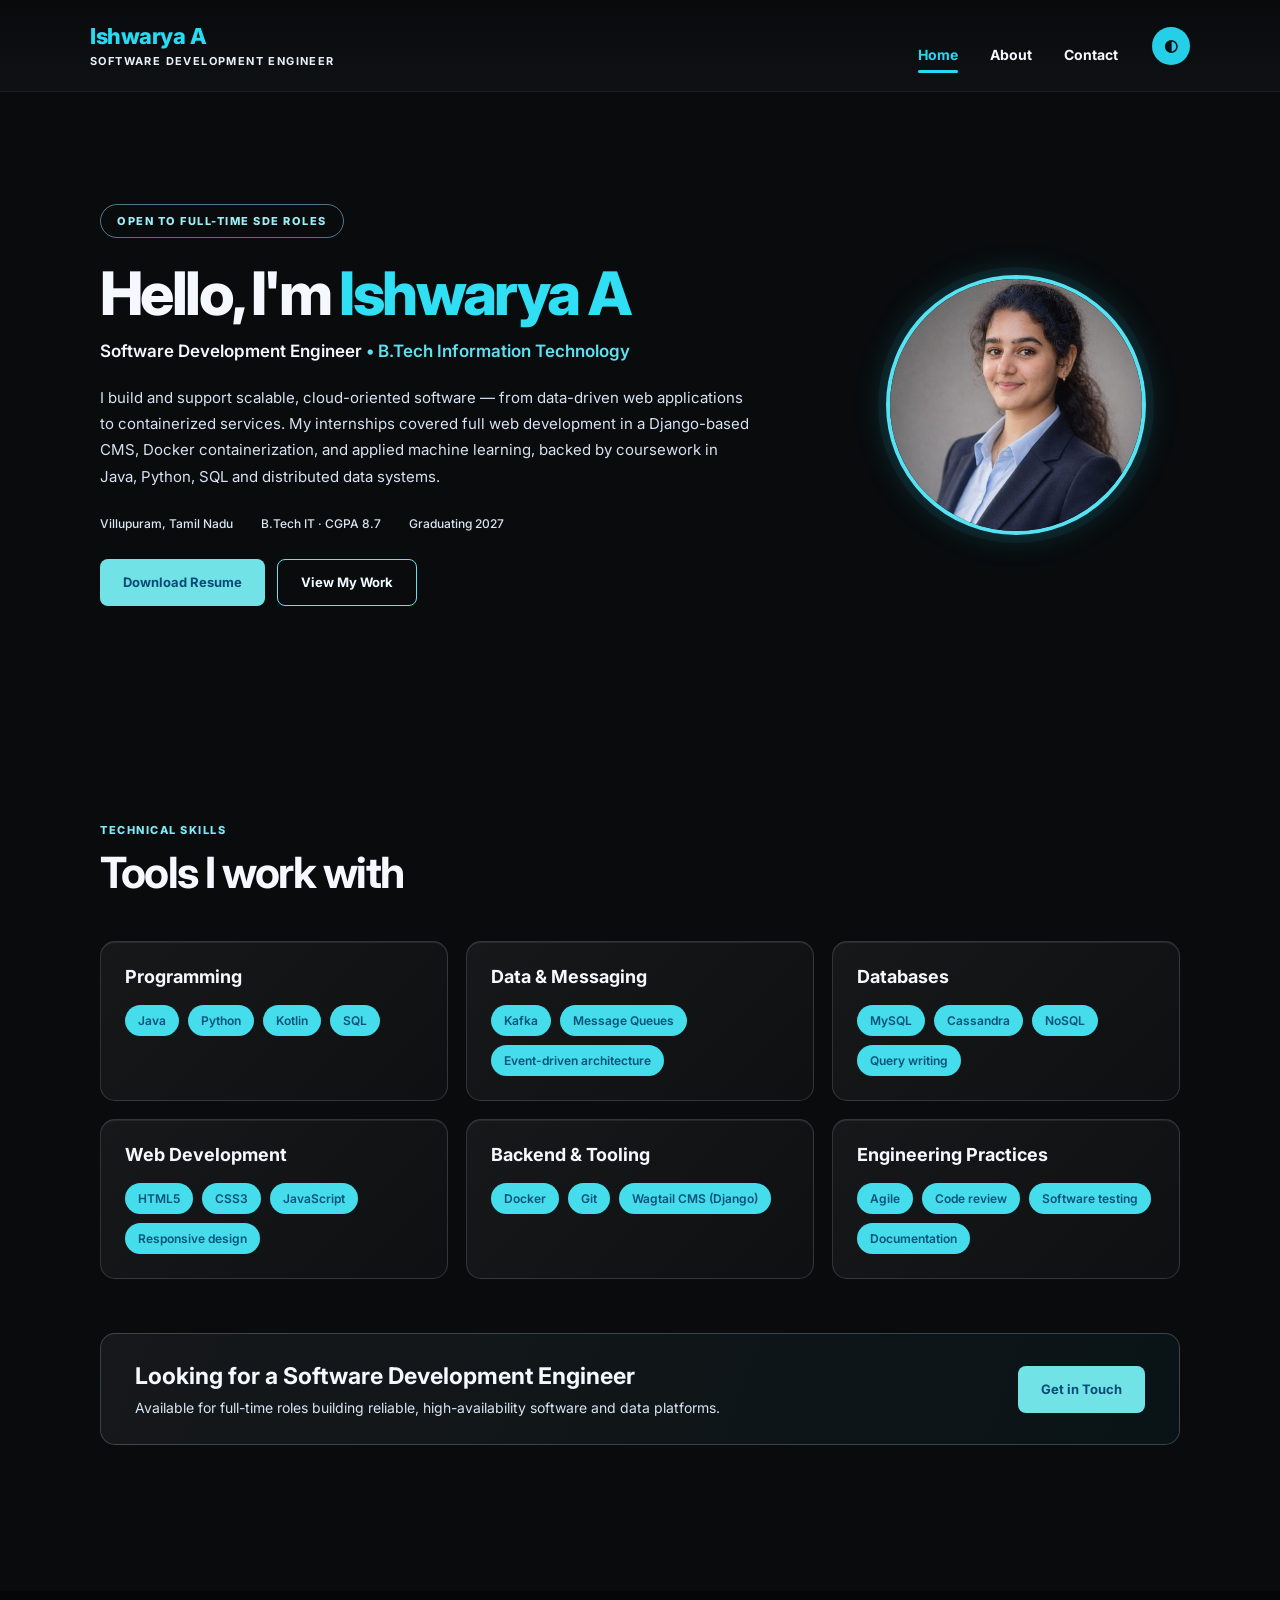
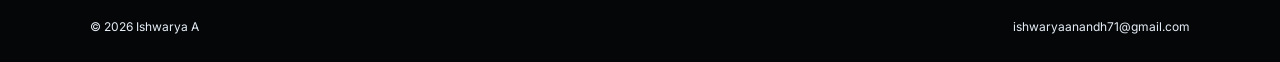
<file: index.html>
<!doctype html>
<html lang="en">
<head>
  <meta charset="utf-8">
  <meta name="viewport" content="width=device-width, initial-scale=1">

  <title>Ishwarya A | Software Development Engineer</title>

  <link rel="stylesheet" href="style.css">
</head>

<body>

<header class="header">
  <div class="nav">

    <a class="brand" href="index.html">
      <span class="brand-name">Ishwarya A</span>
      <span class="brand-role">SOFTWARE DEVELOPMENT ENGINEER</span>
    </a>

    <div class="nav-right">
      <nav class="nav-links">
        <a class="active" href="index.html">Home</a>
        <a href="about.html">About</a>
        <a href="contact.html">Contact</a>
      </nav>

      <button class="theme-btn" aria-label="Theme">◐</button>
    </div>

  </div>
</header>


<main class="page">

  <!-- HERO SECTION -->
  <section class="hero container reveal">

    <div>

      <span class="eyebrow">
        Open to full-time SDE roles
      </span>

      <h1>
        Hello, I'm <span>Ishwarya A</span>
      </h1>

      <h3>
        Software Development Engineer
        <span>• B.Tech Information Technology</span>
      </h3>

      <p>
        I build and support scalable, cloud-oriented software — from
        data-driven web applications to containerized services. My
        internships covered full web development in a Django-based CMS,
        Docker containerization, and applied machine learning, backed by
        coursework in Java, Python, SQL and distributed data systems.
      </p>

      <div class="meta">
        <span>Villupuram, Tamil Nadu</span>
        <span>B.Tech IT · CGPA 8.7</span>
        <span>Graduating 2027</span>
      </div>

      <div class="btns">
        <a
          class="btn"
          href="Ishwarya_A_Resume_SDE.pdf"
          download
        >
          Download Resume
        </a>

        <a
          class="btn btn-outline"
          href="about.html"
        >
          View My Work
        </a>
      </div>

    </div>


    <!-- PROFILE PHOTO -->
    <div class="hero-photo">
      <img
        src="ishwarya.jpeg"
        alt="Ishwarya A"
      >
    </div>

  </section>


  <!-- SKILLS SECTION -->
  <section class="section container">

    <div class="section-head">
      <span class="section-kicker">Technical skills</span>
      <h2>Tools I work with</h2>
    </div>


    <div class="skills-grid">

      <div class="card">
        <h3>Programming</h3>

        <div class="chips">
          <span class="chip">Java</span>
          <span class="chip">Python</span>
          <span class="chip">Kotlin</span>
          <span class="chip">SQL</span>
        </div>
      </div>


      <div class="card">
        <h3>Data &amp; Messaging</h3>

        <div class="chips">
          <span class="chip">Kafka</span>
          <span class="chip">Message Queues</span>
          <span class="chip">Event-driven architecture</span>
        </div>
      </div>


      <div class="card">
        <h3>Databases</h3>

        <div class="chips">
          <span class="chip">MySQL</span>
          <span class="chip">Cassandra</span>
          <span class="chip">NoSQL</span>
          <span class="chip">Query writing</span>
        </div>
      </div>


      <div class="card">
        <h3>Web Development</h3>

        <div class="chips">
          <span class="chip">HTML5</span>
          <span class="chip">CSS3</span>
          <span class="chip">JavaScript</span>
          <span class="chip">Responsive design</span>
        </div>
      </div>


      <div class="card">
        <h3>Backend &amp; Tooling</h3>

        <div class="chips">
          <span class="chip">Docker</span>
          <span class="chip">Git</span>
          <span class="chip">Wagtail CMS (Django)</span>
        </div>
      </div>


      <div class="card">
        <h3>Engineering Practices</h3>

        <div class="chips">
          <span class="chip">Agile</span>
          <span class="chip">Code review</span>
          <span class="chip">Software testing</span>
          <span class="chip">Documentation</span>
        </div>
      </div>

    </div>


    <!-- CTA -->
    <div class="cta">

      <div>
        <h3>
          Looking for a Software Development Engineer
        </h3>

        <p>
          Available for full-time roles building reliable,
          high-availability software and data platforms.
        </p>
      </div>

      <a class="btn" href="contact.html">
        Get in Touch
      </a>

    </div>

  </section>

</main>


<footer class="footer">

  <div class="container footer-inner">

    <span>
      © 2026 Ishwarya A
    </span>

    <span>
      ishwaryaanandh71@gmail.com
    </span>

  </div>

</footer>

</body>
</html>
</file>
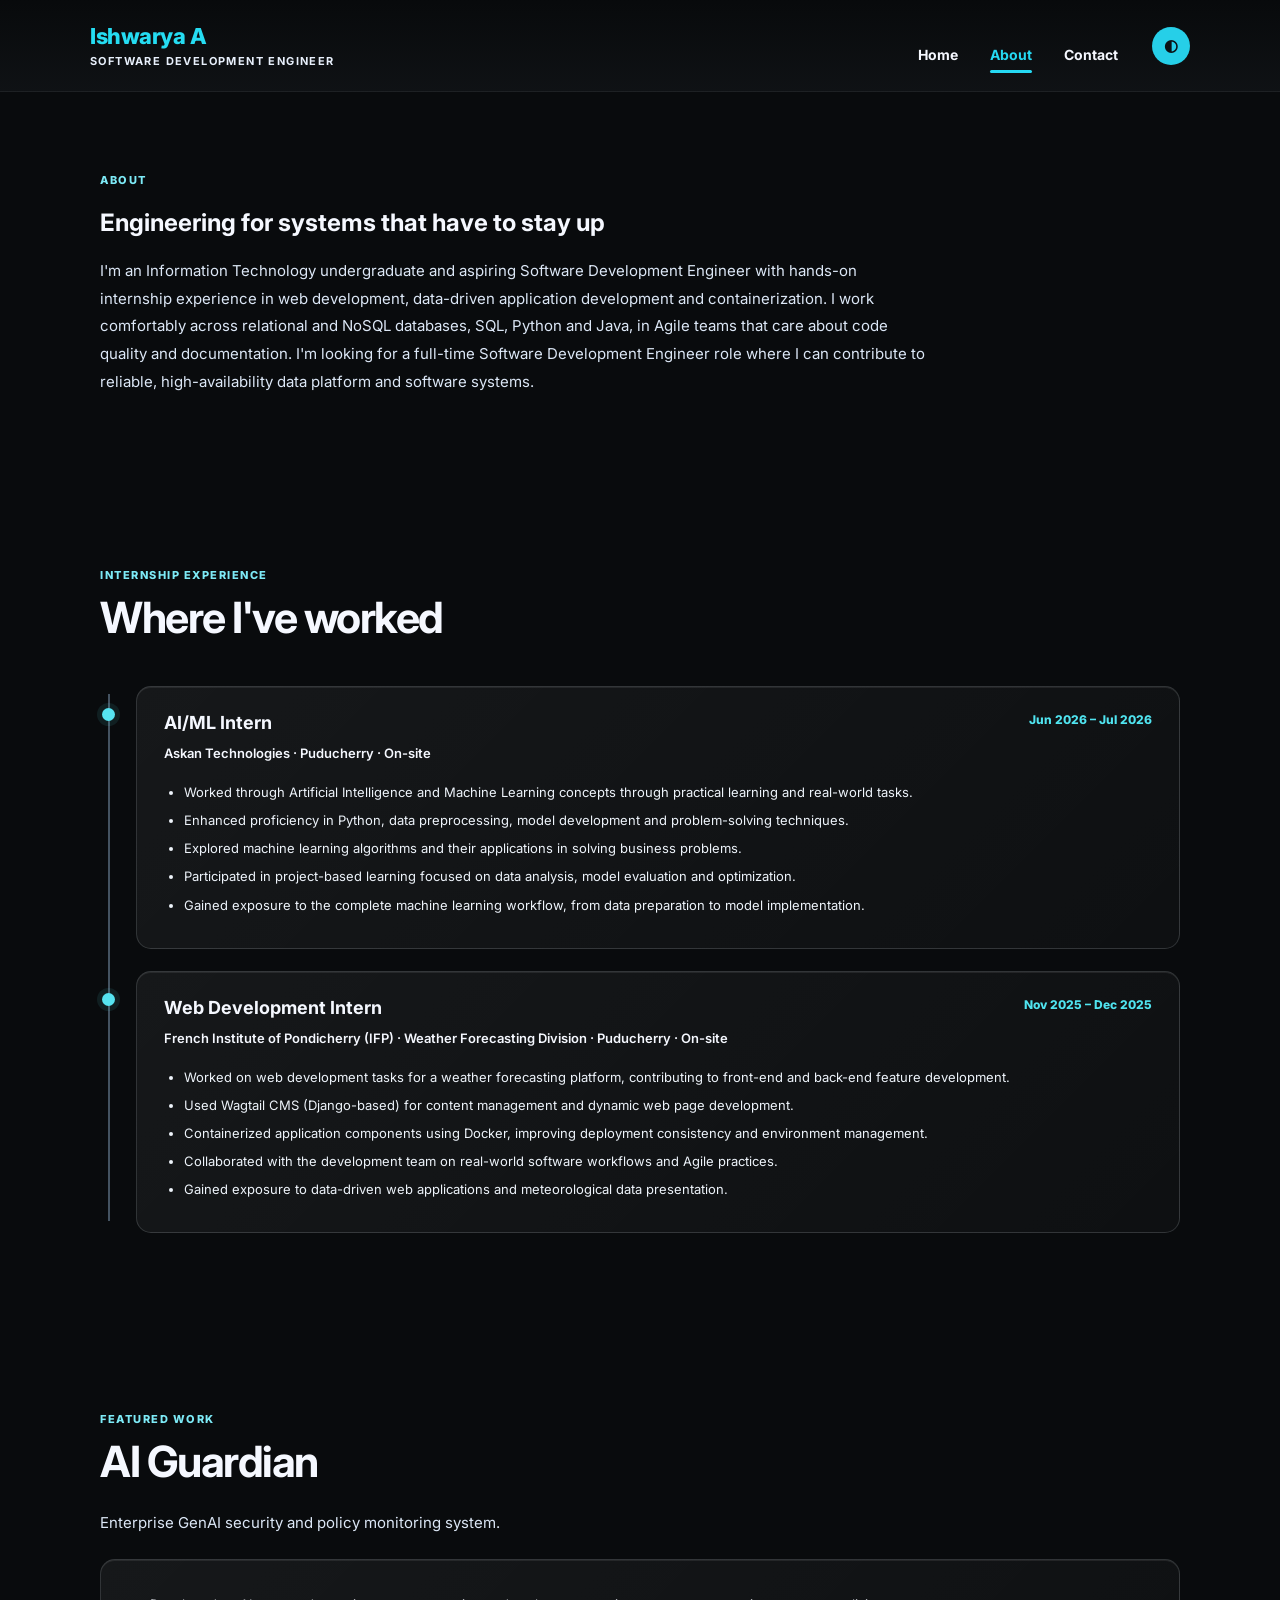
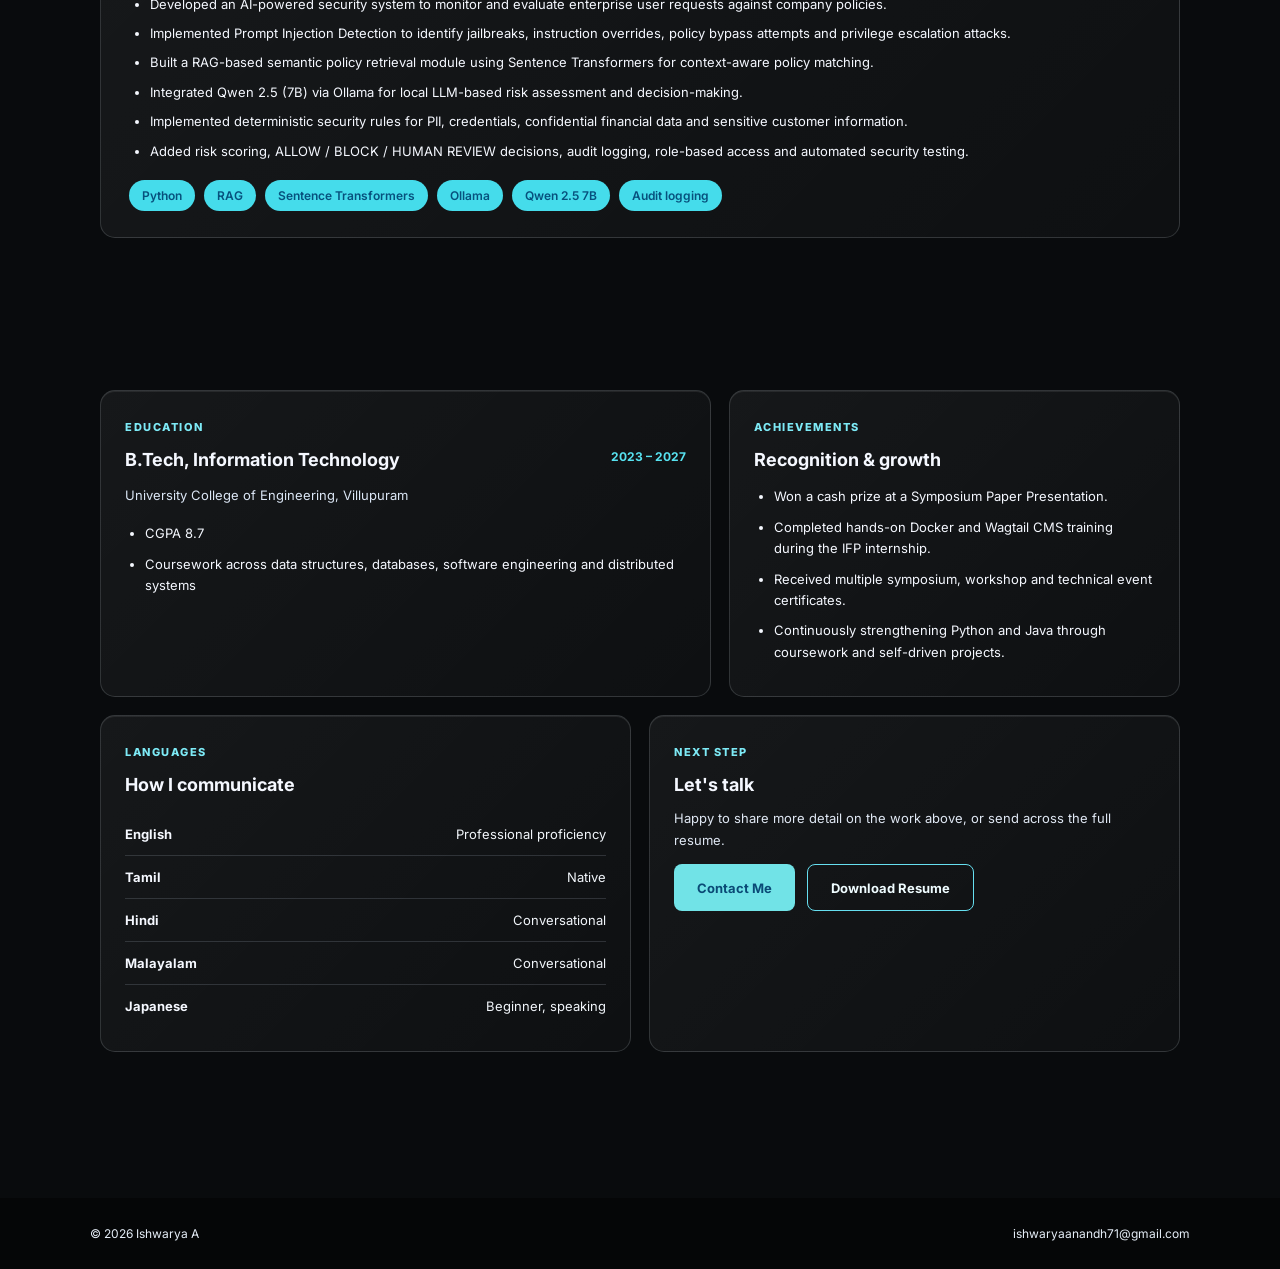
<file: about.html>
<!doctype html>
<html lang="en">
<head>
  <meta charset="utf-8">
  <meta name="viewport" content="width=device-width,initial-scale=1">
  <title>About | Ishwarya A</title>
  <link rel="stylesheet" href="style.css">
</head>

<body>

<header class="header">
  <div class="nav">

    <a class="brand" href="index.html">
      <span class="brand-name">Ishwarya A</span>
      <span class="brand-role">SOFTWARE DEVELOPMENT ENGINEER</span>
    </a>

    <div class="nav-right">
      <nav class="nav-links">
        <a href="index.html">Home</a>
        <a class="active" href="about.html">About</a>
        <a href="contact.html">Contact</a>
      </nav>

      <button class="theme-btn" aria-label="Theme">◐</button>
    </div>

  </div>
</header>

<main class="page">

<section class="section container reveal">
  <span class="section-kicker">About</span>

  <h1>Engineering for systems that have to stay up</h1>

  <p class="lead">
    I'm an Information Technology undergraduate and aspiring Software Development Engineer with hands-on internship experience in web development, data-driven application development and containerization. I work comfortably across relational and NoSQL databases, SQL, Python and Java, in Agile teams that care about code quality and documentation. I'm looking for a full-time Software Development Engineer role where I can contribute to reliable, high-availability data platform and software systems.
  </p>
</section>


<section class="section container">

  <div class="section-head">
    <span class="section-kicker">Internship experience</span>
    <h2>Where I've worked</h2>
  </div>

  <div class="timeline">

    <div class="timeline-item">
      <div class="card timeline-card">

        <div class="timeline-top">
          <div>
            <h3>AI/ML Intern</h3>
            <div class="org">
              Askan Technologies · Puducherry · On-site
            </div>
          </div>

          <span class="date">Jun 2026 – Jul 2026</span>
        </div>

        <ul>
          <li>Worked through Artificial Intelligence and Machine Learning concepts through practical learning and real-world tasks.</li>
          <li>Enhanced proficiency in Python, data preprocessing, model development and problem-solving techniques.</li>
          <li>Explored machine learning algorithms and their applications in solving business problems.</li>
          <li>Participated in project-based learning focused on data analysis, model evaluation and optimization.</li>
          <li>Gained exposure to the complete machine learning workflow, from data preparation to model implementation.</li>
        </ul>

      </div>
    </div>


    <div class="timeline-item">
      <div class="card timeline-card">

        <div class="timeline-top">
          <div>
            <h3>Web Development Intern</h3>

            <div class="org">
              French Institute of Pondicherry (IFP) · Weather Forecasting Division · Puducherry · On-site
            </div>
          </div>

          <span class="date">Nov 2025 – Dec 2025</span>
        </div>

        <ul>
          <li>Worked on web development tasks for a weather forecasting platform, contributing to front-end and back-end feature development.</li>
          <li>Used Wagtail CMS (Django-based) for content management and dynamic web page development.</li>
          <li>Containerized application components using Docker, improving deployment consistency and environment management.</li>
          <li>Collaborated with the development team on real-world software workflows and Agile practices.</li>
          <li>Gained exposure to data-driven web applications and meteorological data presentation.</li>
        </ul>

      </div>
    </div>

  </div>
</section>


<section class="section container">

  <span class="section-kicker">Featured work</span>

  <h2>AI Guardian</h2>

  <p class="lead" style="margin-bottom:22px">
    Enterprise GenAI security and policy monitoring system.
  </p>

  <div class="card feature">

    <ul>
      <li>Developed an AI-powered security system to monitor and evaluate enterprise user requests against company policies.</li>
      <li>Implemented Prompt Injection Detection to identify jailbreaks, instruction overrides, policy bypass attempts and privilege escalation attacks.</li>
      <li>Built a RAG-based semantic policy retrieval module using Sentence Transformers for context-aware policy matching.</li>
      <li>Integrated Qwen 2.5 (7B) via Ollama for local LLM-based risk assessment and decision-making.</li>
      <li>Implemented deterministic security rules for PII, credentials, confidential financial data and sensitive customer information.</li>
      <li>Added risk scoring, ALLOW / BLOCK / HUMAN REVIEW decisions, audit logging, role-based access and automated security testing.</li>
    </ul>

    <div class="chips" style="margin-top:18px">
      <span class="chip">Python</span>
      <span class="chip">RAG</span>
      <span class="chip">Sentence Transformers</span>
      <span class="chip">Ollama</span>
      <span class="chip">Qwen 2.5 7B</span>
      <span class="chip">Audit logging</span>
    </div>

  </div>
</section>


<section class="section container">

  <div class="edu-grid">

    <div class="card edu-card">

      <span class="section-kicker">Education</span>

      <h3 style="margin-top:14px">
        B.Tech, Information Technology
        <span class="year">2023 – 2027</span>
      </h3>

      <p class="lead" style="font-size:13px">
        University College of Engineering, Villupuram
      </p>

      <ul class="bullets">
        <li>CGPA 8.7</li>
        <li>Coursework across data structures, databases, software engineering and distributed systems</li>
      </ul>

    </div>


    <div class="card ach-card">

      <span class="section-kicker">Achievements</span>

      <h3 style="margin-top:14px">
        Recognition &amp; growth
      </h3>

      <ul class="bullets">
        <li>Won a cash prize at a Symposium Paper Presentation.</li>
        <li>Completed hands-on Docker and Wagtail CMS training during the IFP internship.</li>
        <li>Received multiple symposium, workshop and technical event certificates.</li>
        <li>Continuously strengthening Python and Java through coursework and self-driven projects.</li>
      </ul>

    </div>

  </div>


  <div class="lang-next">

    <div class="card">

      <span class="section-kicker">Languages</span>

      <h3 style="margin-top:14px">
        How I communicate
      </h3>

      <div class="lang-row">
        <b>English</b>
        <span>Professional proficiency</span>
      </div>

      <div class="lang-row">
        <b>Tamil</b>
        <span>Native</span>
      </div>

      <div class="lang-row">
        <b>Hindi</b>
        <span>Conversational</span>
      </div>

      <div class="lang-row">
        <b>Malayalam</b>
        <span>Conversational</span>
      </div>

      <div class="lang-row">
        <b>Japanese</b>
        <span>Beginner, speaking</span>
      </div>

    </div>


    <div class="card next">

      <span class="section-kicker">Next step</span>

      <h3 style="margin-top:14px">
        Let's talk
      </h3>

      <p>
        Happy to share more detail on the work above, or send across the full resume.
      </p>

      <div class="btns">

        <a class="btn" href="contact.html">
          Contact Me
        </a>

        <a
          class="btn btn-outline"
          href="Ishwarya_A_Resume_SDE.pdf"
          download
        >
          Download Resume
        </a>

      </div>

    </div>

  </div>

</section>

</main>


<footer class="footer">

  <div class="container footer-inner">

    <span>© 2026 Ishwarya A</span>

    <span>ishwaryaanandh71@gmail.com</span>

  </div>

</footer>

</body>
</html>
</file>
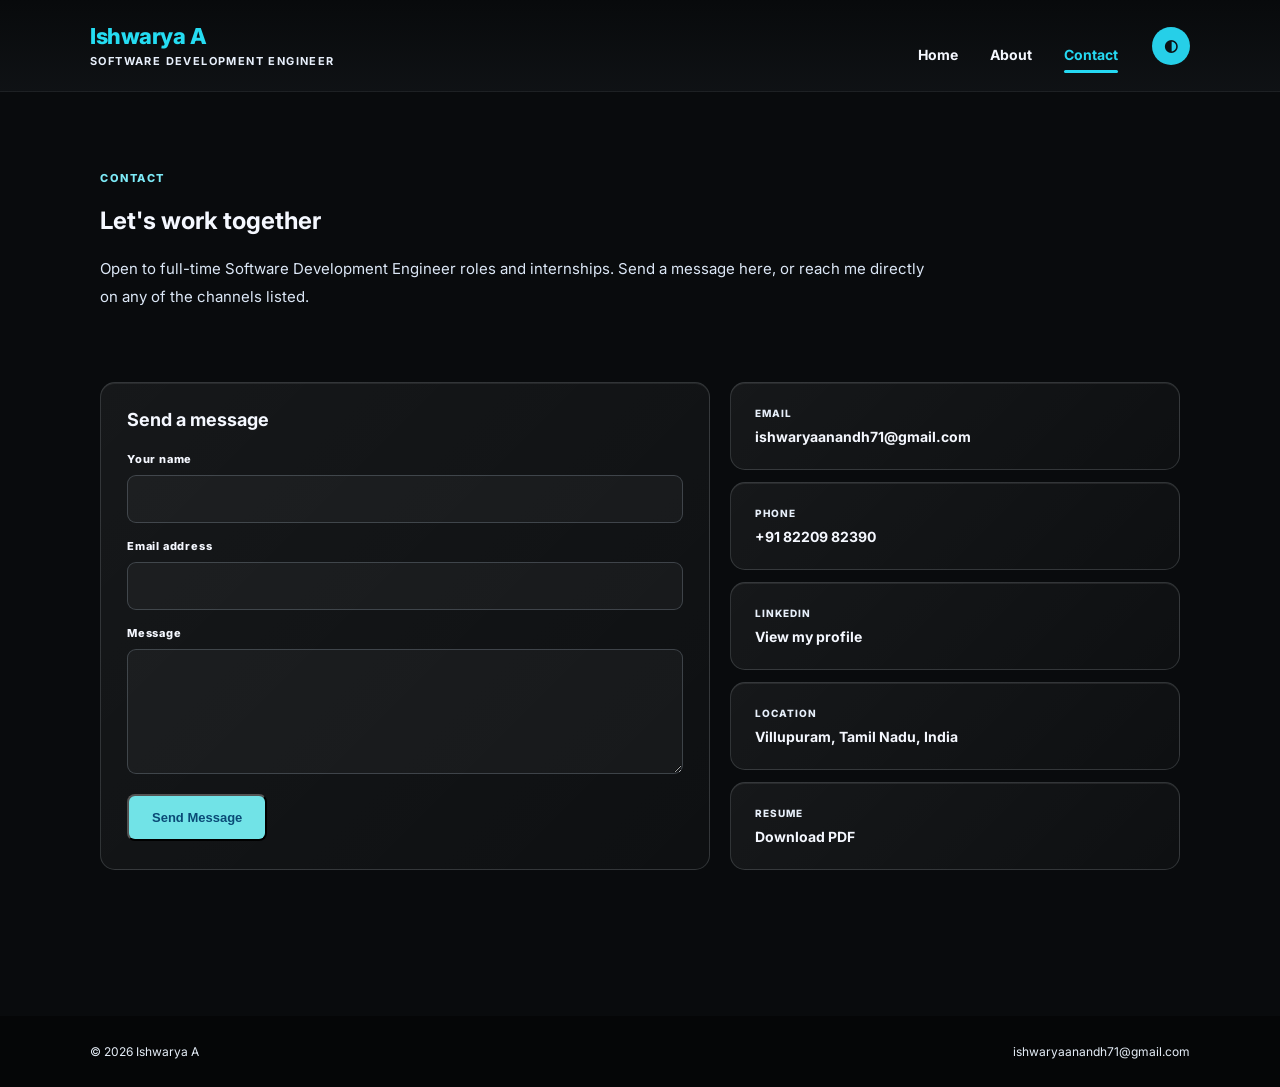
<file: contact.html>
<!doctype html>
<html lang="en">

<head>
  <meta charset="utf-8">
  <meta name="viewport" content="width=device-width,initial-scale=1">
  <title>Contact | Ishwarya A</title>

  <link rel="stylesheet" href="style.css">
</head>

<body>

<header class="header">
  <div class="nav">

    <a class="brand" href="index.html">
      <span class="brand-name">Ishwarya A</span>
      <span class="brand-role">SOFTWARE DEVELOPMENT ENGINEER</span>
    </a>

    <div class="nav-right">

      <nav class="nav-links">
        <a href="index.html">Home</a>
        <a href="about.html">About</a>
        <a class="active" href="contact.html">Contact</a>
      </nav>

      <button class="theme-btn" aria-label="Theme">◐</button>

    </div>
  </div>
</header>


<main class="page">

  <section class="contact-hero container reveal">

    <span class="section-kicker">Contact</span>

    <h1>Let's work together</h1>

    <p class="lead">
      Open to full-time Software Development Engineer roles and internships.
      Send a message here, or reach me directly on any of the channels listed.
    </p>

  </section>


  <section class="section container" style="padding-top:15px">

    <div class="contact-grid">

      <div class="card form-card">

        <h3>Send a message</h3>

        <form action="https://formspree.io/f/xvkgwnel" method="POST">

          <div class="field">
            <label>Your name</label>
            <input type="text" name="name" required>
          </div>

          <div class="field">
            <label>Email address</label>
            <input type="email" name="email" required>
          </div>

          <div class="field">
            <label>Message</label>
            <textarea name="message" required></textarea>
          </div>

          <button class="btn" type="submit">
            Send Message
          </button>

        </form>

      </div>


      <div class="info-stack">

        <div class="card info-card">
          <div class="info-label">EMAIL</div>

          <div class="info-value">
            <a href="mailto:ishwaryaanandh71@gmail.com">
              ishwaryaanandh71@gmail.com
            </a>
          </div>
        </div>


        <div class="card info-card">
          <div class="info-label">PHONE</div>

          <div class="info-value">
            <a href="tel:+918220982390">
              +91 82209 82390
            </a>
          </div>
        </div>


        <div class="card info-card">
          <div class="info-label">LINKEDIN</div>

          <div class="info-value">
            <a
              href="https://linkedin.com/in/ishwaryaaanandh"
              target="_blank"
              rel="noreferrer"
            >
              View my profile
            </a>
          </div>
        </div>


        <div class="card info-card">
          <div class="info-label">LOCATION</div>

          <div class="info-value">
            Villupuram, Tamil Nadu, India
          </div>
        </div>


        <div class="card info-card">
          <div class="info-label">RESUME</div>

          <div class="info-value">
            <a href="Ishwarya_A_Resume_SDE.pdf" download>
              Download PDF
            </a>
          </div>
        </div>

      </div>

    </div>

  </section>

</main>


<footer class="footer">

  <div class="container footer-inner">

    <span>© 2026 Ishwarya A</span>

    <span>ishwaryaanandh71@gmail.com</span>

  </div>

</footer>

</body>
</html>
</file>
<file: style.css>
@import url('https://fonts.googleapis.com/css2?family=Inter:wght@400;500;600;700;800&display=swap');

:root{--bg:#080a0c;--bg2:#0e1114;--nav:#060709;--text:#f5f8ff;--muted:#cbd2d8;--cyan:#25d9f2;--cyan2:#64e5f5;--card:rgba(255,255,255,.045);--card-border:rgba(220,232,240,.16);--footer:#050607}
*{box-sizing:border-box}
html{scroll-behavior:smooth}
body{margin:0;font-family:Inter,Segoe UI,Arial,sans-serif;color:var(--text);background:#090b0d;min-height:100vh;transition:background .35s ease,color .35s ease}
a{color:inherit;text-decoration:none}
.header{position:sticky;top:0;z-index:20;background:linear-gradient(180deg,rgba(8,10,12,.98),rgba(16,19,22,.94));border-bottom:1px solid rgba(220,232,240,.10);backdrop-filter:blur(12px)}
.nav{max-width:1100px;margin:auto;min-height:91px;padding:18px 0;display:flex;align-items:center;justify-content:space-between}
.brand{display:flex;flex-direction:column;gap:5px}.brand-name{font-size:22px;font-weight:800;letter-spacing:-.5px;color:#25dcf2}.brand-role{font-size:11px;letter-spacing:1.4px;font-weight:700;color:#e8f0fc}
.nav-right{display:flex;align-items:center;gap:34px}.nav-links{display:flex;gap:32px;align-items:center}.nav-links a{font-size:14px;font-weight:700;padding:28px 0 10px;position:relative}.nav-links a.active,.nav-links a:hover{color:var(--cyan)}.nav-links a.active:after{content:"";position:absolute;height:3px;background:var(--cyan);left:0;right:0;bottom:0;border-radius:4px}
.theme-btn{width:38px;height:38px;border:0;border-radius:50%;background:#26cfe8;color:#0b1115;font-size:16px;font-weight:800;cursor:pointer;transition:transform .25s ease,box-shadow .25s ease}.theme-btn:hover{transform:rotate(18deg) scale(1.08);box-shadow:0 0 24px rgba(37,217,242,.48)}
.container{max-width:1100px;margin:auto}.page{min-height:calc(100vh - 91px)}
.hero{min-height:650px;display:grid;grid-template-columns:1.35fr .65fr;align-items:center;gap:70px;padding:62px 10px 86px}.eyebrow,.section-kicker{display:inline-block;font-size:11px;letter-spacing:1.5px;font-weight:800;color:#7deaf6;text-transform:uppercase}.eyebrow{border:1px solid rgba(160,223,255,.5);padding:9px 16px;border-radius:999px;margin-bottom:24px;color:#9beef8}.hero h1{font-size:60px;line-height:1.04;letter-spacing:-2.6px;margin:0 0 15px;font-weight:800}.hero h1 span{color:#31dff4}.hero h3{font-size:17px;line-height:1.5;margin:0 0 20px;color:#f5f8ff;font-weight:600}.hero h3 span{color:#5ce3f2}.hero p{font-size:15px;line-height:1.75;color:#d7e2f3;max-width:650px;margin:0 0 26px}.meta{display:flex;gap:28px;flex-wrap:wrap;color:#dce7f6;font-size:12px;font-weight:500;margin-bottom:28px}.hero-photo{display:flex;justify-content:center}.hero-photo img{width:260px;height:260px;object-fit:cover;object-position:50% 18%;border-radius:50%;border:4px solid #55e2f2;box-shadow:0 0 0 8px rgba(37,217,242,.06),0 0 34px rgba(37,217,242,.2);transition:transform .35s ease,box-shadow .35s ease}.hero-photo img:hover{transform:scale(1.035);box-shadow:0 0 0 10px rgba(37,217,242,.09),0 0 48px rgba(37,217,242,.34)}
.btns{display:flex;gap:12px;flex-wrap:wrap}.btn{display:inline-flex;align-items:center;justify-content:center;min-height:47px;padding:0 23px;border-radius:8px;font-size:13px;font-weight:700;background:#71e3e7;color:#0a4a76;transition:transform .25s ease,box-shadow .25s ease,background .25s ease}.btn:hover{transform:translateY(-3px);box-shadow:0 10px 28px rgba(37,217,242,.28);background:#8aebef}.btn-outline{border:1.5px solid #66dff0;color:#effcff;background:transparent}.btn-outline:hover{background:rgba(37,217,242,.10);color:#fff}
.section{padding:76px 10px}.section h2{font-size:43px;line-height:1.15;letter-spacing:-1.5px;margin:10px 0 22px}.lead{max-width:830px;font-size:15px;line-height:1.85;color:#dce7f6}.section-head{margin-bottom:44px}
.skills-grid{display:grid;grid-template-columns:repeat(3,1fr);gap:18px}.card{background:linear-gradient(135deg,rgba(255,255,255,.055),rgba(255,255,255,.022));border:1px solid var(--card-border);border-radius:15px;padding:24px;box-shadow:inset 0 1px rgba(255,255,255,.08);transition:transform .28s ease,border-color .28s ease,box-shadow .28s ease,background .28s ease}.card:hover{transform:translateY(-7px);border-color:rgba(37,217,242,.68);box-shadow:0 16px 38px rgba(0,0,0,.28),0 0 25px rgba(37,217,242,.10);background:linear-gradient(135deg,rgba(255,255,255,.075),rgba(37,217,242,.055))}.card h3{font-size:18px;margin:0 0 18px}.chips{display:flex;gap:9px;flex-wrap:wrap}.chip{background:#45dceb;color:#07517d;padding:8px 13px;border-radius:999px;font-size:12px;font-weight:600;transition:transform .22s ease,box-shadow .22s ease,background .22s ease}.chip:hover{transform:translateY(-3px) scale(1.03);box-shadow:0 7px 18px rgba(37,217,242,.30);background:#7deaf4}
.cta{margin:54px 0 0;padding:28px 34px;border:1px solid rgba(188,226,255,.23);border-radius:15px;background:linear-gradient(110deg,rgba(255,255,255,.055),rgba(37,217,242,.045));display:flex;justify-content:space-between;align-items:center;gap:24px;transition:transform .28s ease,border-color .28s ease,box-shadow .28s ease}.cta:hover{transform:translateY(-5px);border-color:rgba(37,217,242,.62);box-shadow:0 16px 34px rgba(0,0,0,.28),0 0 28px rgba(37,217,242,.10)}.cta h3{font-size:23px;margin:0 0 9px}.cta p{margin:0;color:#d9e5f4;font-size:14px}
.timeline{position:relative;padding-left:36px}.timeline:before{content:"";position:absolute;left:8px;top:8px;bottom:12px;width:2px;background:rgba(180,219,255,.35)}.timeline-item{position:relative;margin-bottom:22px}.timeline-item:before{content:"";position:absolute;left:-34px;top:22px;width:13px;height:13px;border-radius:50%;background:#56e3f0;box-shadow:0 0 0 5px rgba(86,227,240,.09)}.timeline-card{padding:25px 27px}.timeline-top{display:flex;justify-content:space-between;gap:20px;align-items:flex-start}.timeline-card h3{margin:0 0 12px;font-size:18px}.date{color:#50e4f0;font-size:12px;font-weight:800;white-space:nowrap}.org{font-size:13px;font-weight:600;margin-bottom:13px}.timeline-card ul{margin:0;padding-left:20px;color:#eef4fb}.timeline-card li{margin:8px 0;font-size:13px;line-height:1.55}
.feature{padding:26px 28px}.feature h2{font-size:36px;margin:8px 0 12px}.feature .sub{font-size:15px;margin-bottom:24px;color:#e0e9f5}.feature ul{margin:0;padding-left:21px}.feature li{font-size:13px;line-height:1.65;margin:8px 0}.edu-grid{display:grid;grid-template-columns:1.15fr .85fr;gap:18px}.edu-card h3,.ach-card h3{font-size:18px;margin:0 0 12px}.edu-card .year{float:right;color:#57e2f0;font-size:12px}.bullets{padding-left:20px;margin-bottom:0}.bullets li{font-size:13px;line-height:1.65;margin:9px 0}.lang-next{display:grid;grid-template-columns:1fr 1fr;gap:18px;margin-top:18px}.lang-row{display:flex;justify-content:space-between;border-bottom:1px solid rgba(219,235,255,.15);padding:13px 0;font-size:13px}.lang-row:last-child{border-bottom:0}.lang-row span:last-child{color:#f2f6fb}.next h3{margin:0 0 13px;font-size:18px}.next p{font-size:13px;line-height:1.65;color:#e0e8f4}
.contact-hero{padding:74px 10px 42px}.contact-grid{display:grid;grid-template-columns:1.15fr .85fr;gap:20px}.form-card{padding:26px}.form-card h3{font-size:18px;margin:0 0 22px}.field{margin-bottom:16px}.field label{display:block;font-size:11px;font-weight:800;letter-spacing:.8px;margin:0 0 9px}.field input,.field textarea{width:100%;border:1px solid rgba(214,232,255,.2);border-radius:9px;background:rgba(255,255,255,.035);color:white;padding:13px 14px;outline:none;font:inherit;transition:border-color .22s ease,box-shadow .22s ease,background .22s ease,transform .22s ease}.field input:hover,.field textarea:hover{border-color:rgba(37,217,242,.42);background:rgba(255,255,255,.055)}.field input:focus,.field textarea:focus{border-color:#25d9f2;box-shadow:0 0 0 3px rgba(37,217,242,.12),0 0 20px rgba(37,217,242,.08);background:rgba(37,217,242,.035)}.field textarea{min-height:125px;resize:vertical}.info-stack{display:flex;flex-direction:column;gap:12px}.info-card{padding:24px}.info-label{font-size:10px;letter-spacing:1px;font-weight:800;color:#e7effa;margin-bottom:9px}.info-value{font-size:14px;font-weight:700}.info-value a:hover{color:#5ce3f2;text-shadow:0 0 12px rgba(92,227,242,.35)}
.footer{margin-top:70px;padding:28px 0;background:var(--footer)}.footer-inner{display:flex;justify-content:space-between;gap:20px;color:#e6eef8;font-size:12px}
.reveal{animation:rise .65s ease both}@keyframes rise{from{opacity:0;transform:translateY(18px)}to{opacity:1;transform:none}}
@media(max-width:900px){.nav{padding:16px 20px}.container{padding-left:20px;padding-right:20px}.nav-links{gap:18px}.hero{grid-template-columns:1fr;text-align:left;padding-top:55px}.hero-photo{order:-1;justify-content:flex-start}.hero h1{font-size:47px}.skills-grid,.edu-grid,.lang-next,.contact-grid{grid-template-columns:1fr}.timeline-top{flex-direction:column}.cta{align-items:flex-start;flex-direction:column}}
@media(max-width:620px){.nav{min-height:75px}.brand-name{font-size:18px}.brand-role{font-size:9px}.nav-right{gap:12px}.nav-links{gap:13px}.nav-links a{font-size:12px}.theme-btn{width:34px;height:34px}.hero{padding:42px 0 65px}.hero h1{font-size:40px}.hero h3{font-size:15px}.hero-photo img{width:210px;height:210px}.section{padding:58px 0}.section h2{font-size:35px}.footer-inner{flex-direction:column}.meta{gap:12px}.contact-hero{padding-top:50px}}


/* Portfolio-wide hover interactions */
.nav-links a{transition:color .22s ease,transform .22s ease,text-shadow .22s ease}.nav-links a:hover{transform:translateY(-2px);text-shadow:0 0 14px rgba(37,217,242,.45)}
.brand-name,.brand-role,.section-kicker,.eyebrow,.hero h1,.hero h3,.hero p,.meta,.section h2,.section h3,.lead,.timeline-card li,.org,.date,.feature .sub,.feature li,.edu-card,.ach-card,.lang-row,.next p,.info-label,.info-value,.footer-inner,.cta h3,.cta p{transition:color .22s ease,text-shadow .22s ease,transform .22s ease}
.brand-name:hover,.brand-role:hover,.section-kicker:hover,.eyebrow:hover,.hero h1:hover,.hero h3:hover,.hero p:hover,.meta span:hover,.section h2:hover,.section h3:hover,.lead:hover,.timeline-card li:hover,.org:hover,.date:hover,.feature .sub:hover,.feature li:hover,.edu-card:hover,.ach-card:hover,.lang-row:hover,.next p:hover,.info-label:hover,.info-value:hover,.footer-inner span:hover,.cta h3:hover,.cta p:hover{color:#8ceff7;text-shadow:0 0 14px rgba(37,217,242,.28);transform:translateX(2px)}
.timeline-item:hover .timeline-item:before{box-shadow:0 0 0 7px rgba(86,227,240,.14),0 0 18px rgba(86,227,240,.35)}
.hero-photo:hover + *{filter:none}
</file>
